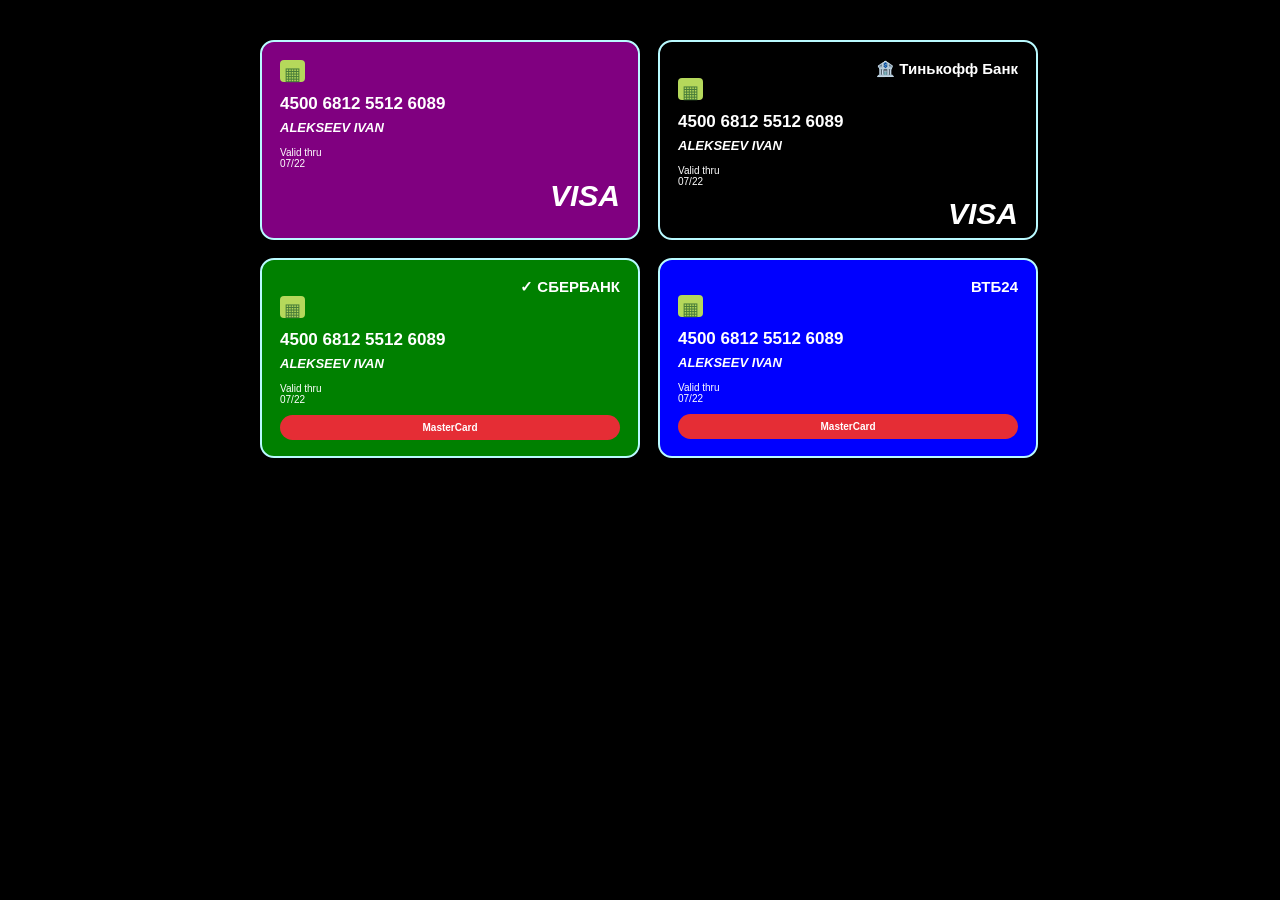
<file: index.html>
<!DOCTYPE html>
<html lang="en">
<head>
    <meta charset="UTF-8">
    <meta name="viewport" content="width=device-width, initial-scale=1.0">
    <title>Bank Cards</title>
    <link rel="stylesheet" href="style.css">
</head>
<body>

    <div class="cards">

        <div class="card purple">
            <div class="chip">▦</div>
            <h2>4500 6812 5512 6089</h2>
            <h3>ALEKSEEV IVAN</h3>
            <p>Valid thru<br>07/22</p>
            <div class="visa">VISA</div>
        </div>

        <div class="card black">
            <div class="bank">🏦 Тинькофф Банк</div>
            <div class="chip">▦</div>
            <h2>4500 6812 5512 6089</h2>
            <h3>ALEKSEEV IVAN</h3>
            <p>Valid thru<br>07/22</p>
            <div class="visa">VISA</div>
        </div>

        <div class="card green">
            <div class="bank">✓ СБЕРБАНК</div>
            <div class="chip">▦</div>
            <h2>4500 6812 5512 6089</h2>
            <h3>ALEKSEEV IVAN</h3>
            <p>Valid thru<br>07/22</p>
            <div class="master">MasterCard</div>
        </div>

        <div class="card blue">
            <div class="bank">ВТБ24</div>
            <div class="chip">▦</div>
            <h2>4500 6812 5512 6089</h2>
            <h3>ALEKSEEV IVAN</h3>
            <p>Valid thru<br>07/22</p>
            <div class="master">MasterCard</div>
        </div>

    </div>

</body>
</html>
</file>
<file: style.css>
* {
    margin: 0;
    padding: 0;
    box-sizing: border-box;
}

body {
   height: 100%;
   background: black;
   display: flex;
   justify-content: center;
   align-items: center;
   font-family: Arial, sans-serif;
   padding: 20px 0;
}

.cards {
    display: grid;
    grid-template-columns: 50% 50%;
    gap: 18px;
    padding: 20px;
    width: 100%;
    max-width: 800px;
    margin: 0 auto;
}

.card {
    height: 200px;
    border: 2px solid #b9faff;
    border-radius: 14px;
    padding: 18px;
    position: relative;
    color: white;
    overflow: hidden;
}

.purple {
    background-color: purple;
}

.black {
    background-color: black;
}
.green {
    background-color: green;
}

.blue {
    background-color: blue;
}

.chip {
    background: #b5d85b;
    color: #477c39;
    width: 25px;
    height: 22px;
    border-radius: 4px;
    text-align: center;
    padding-top: 3px;
    margin-bottom: 12px;
    font-size: 18px;
}

.bank {
    display: flex;
    margin-top: 0;
    justify-content: flex-end;
    font-size: 15px;
    font-weight: bold;
}

.card h2 {
    font-size: 17px;
    margin-bottom: 6px;
}

.card h3 {
    font-size: 13px;
    font-style: italic;
}

.card p {
    font-size: 10px;
    margin-top: 12px;
}

.visa {
    display: flex;
    justify-content: flex-end;
    margin-top: 10px;
    font-size: 30px;
    font-weight: bold;
    font-style: italic;
}

.master {
    display: flex;
    margin-top: 10px;
    justify-content: center;
    background: #e52d35;
    color: white;
    border-radius: 15px;
    padding: 7px;
    font-size: 10px;
    font-weight: bold;
}

@media (max-width: 550px) {
    .cards {
        grid-template-columns: 100%
    }
}
</file>
